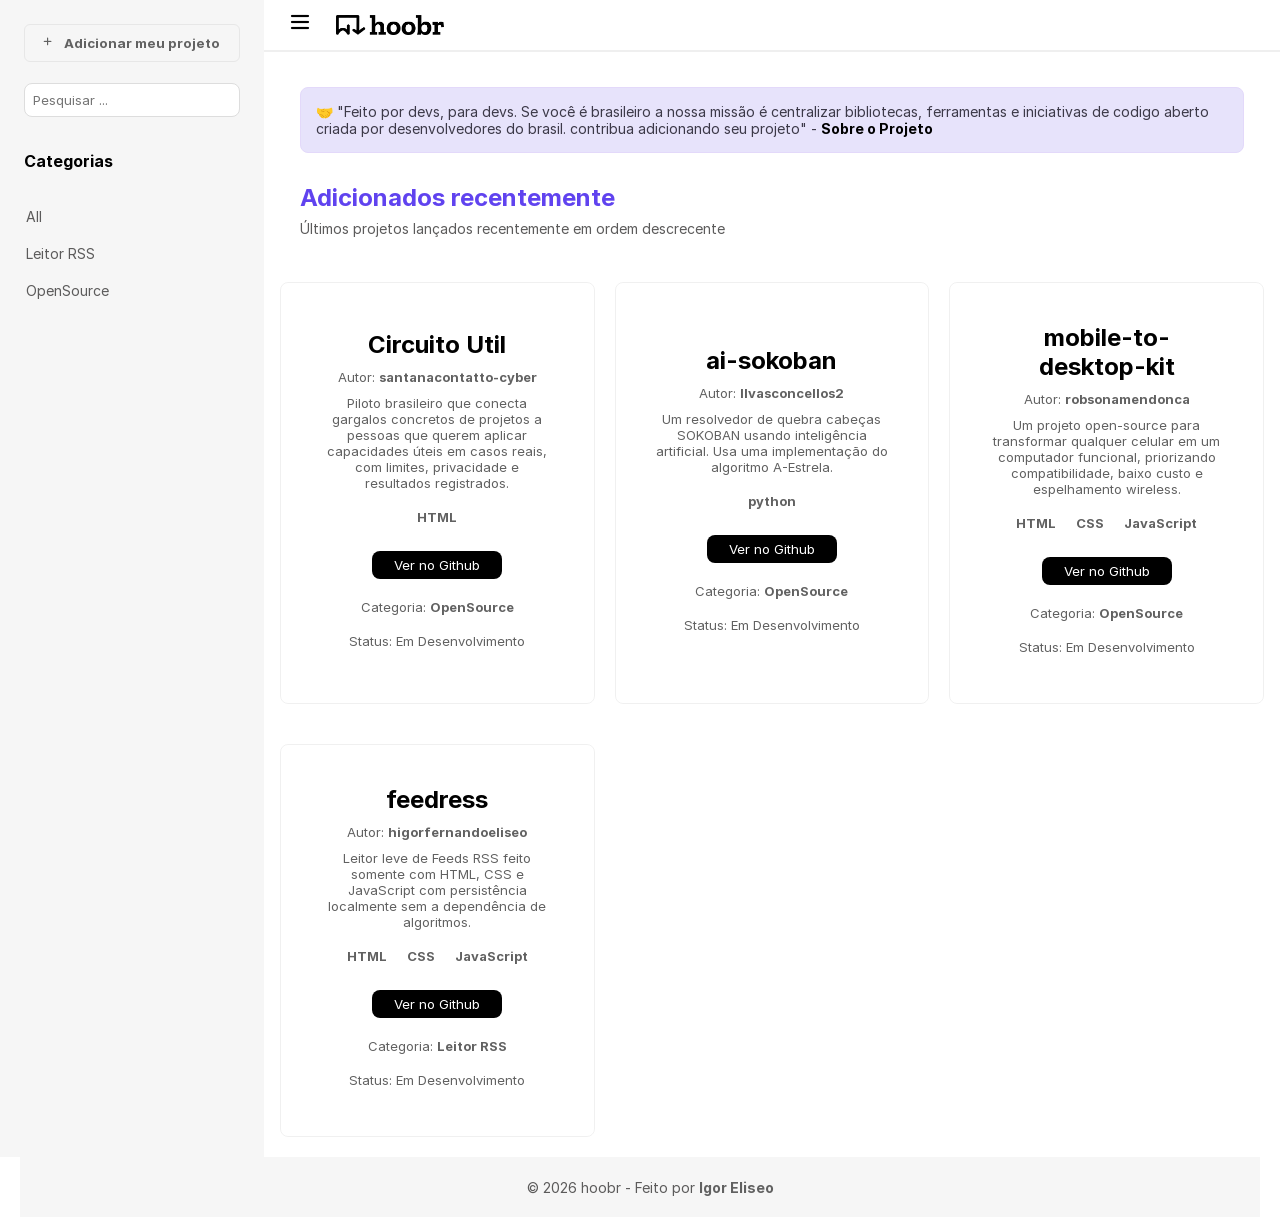
<file: index.html>
<!DOCTYPE html>
<html lang="pt-BR">
<head>
    <meta charset="UTF-8">
    <meta name="viewport" content="width=device-width, initial-scale=1.0">
    <title>Hoobr :: Modo Open-Source Brazuca!</title>
    <link rel="stylesheet" href="assets/css/styles.css">
    <link rel="stylesheet" href="assets/css/menu.min.css">
    <link rel="stylesheet" href="assets/css/lineicons-free-solid.css">
</head>
<body>
    <div class="wrapper">
        <aside id="sidebar">
            <div class="h-100">
                <ul>
                    <li class="sidebar-header">
                        <button id="btnContribute"><i class="lni lnis-plus"></i> Adicionar meu projeto</button>
                    </li>
                </ul>
                <div id="search-box">
                    <input type="text" name="termos" id="searchEngine" placeholder="Pesquisar ..." spellcheck="false">
                </div>
                <ul>
                    <li class="sidebar-header">
                        Categorias
                    </li>
                </ul>
                <hr class="hr-box">
                <ul class="sidebar-nav"></ul>
                <hr class="hr-box">
            </div>
        </aside>

        <div class="main">
            <nav class="dashboard-navbar">
                <button class="toggle-btn" type="button">
                    <i class="lni lnis-menu-hamburger-1"></i>
                </button>
                <div class="logo-navbar">
                    <a href="#">
                        <img src="assets/images/logo.png" alt="Logo do Hoobr" width="108px">
                    </a>
                </div>
            </nav>
            <main class="content">
                <div id="defaultDisplay">
                    <div class="bx-header-lastprojects">

                        <div id="aboutproject">
                            
                            <p>🤝 "Feito por devs, para devs. Se você é brasileiro a nossa missão é centralizar bibliotecas, ferramentas e iniciativas de codigo aberto criada por desenvolvedores do brasil. contribua adicionando seu projeto" - <a href="#" id="sobrenos">Sobre o Projeto</a></p>
                        </div>

                        <h2 id="titlePage" class="subtitle">Adicionados recentemente</h2>
                        <p id="info-message">Últimos projetos lançados recentemente em ordem descrecente</p>
                    </div>
                </div>
                <div id="filterDisplay">
                    <div class="bx-header-listsprojects">
                        <h2 id="titleListProjs" class="subtitle"></h2>
                        <p class="info-categories"></p>
                    </div>
                </div>
                <div class="projetos-grid"></div>
                <button id="loadMore">Carregar mais</button>
            </main>
        </div>

        <div id="modalAddProjeto">
            <div id="title-header">
                <h2>Adicionar meu projeto</h2>
                <button id="closemodalAddProject">
                    <i class="lni lnis-xmark"></i>
                </button>
            </div>
            <div id="body-modal">
                <span class="message">
                    
                    <p>Feito por devs, para devs. se você é brasileiro e quer divulgar seu projeto aqui contribua adicionando seu projeto.</p>

                    <p><strong>Você pode fazer o fork pelo GitHub ou pelo Git clone na linha de comando usando Prompt de comando ou Powershell.</strong></p>
                    
                    <p>O fluxo padrão para qualquer desenvolvedor que queira listar um projeto será:</p>

                    <p>1. O colaborador faz um fork do repositório hoobr.</p>
                    <p>2. Faça um clone do repositório 'git clone https://github.com/higorfernandoeliseo/hoobr.git'</p>
                    <p>3. Abra no seu editor favorito o arquivo 'projects.json' no diretório 'assets/db'.</p>
                    <p>4. Adicione seu projeto criando um novo objeto ao array dentro do arquivo "projects.json"</p>
                    <p>5. Adicione os arquivos com 'git add .' e comite as alterações com 'git commit -m "Descreva o que alterou em poucas palavras" '.</p>
                    <p>6. Dê um 'git push origin master'</p>
                    <p>7. Acesse o repositório no GitHub. Clique no botão "Compare & pull request" que aparecerá.</p>
                    <p>8. preencha o título e a descrição sobre o projeto a ser adicionado, e clique em "Create pull request".</p>
                </span>
                <p class="aviso">Aguarde a adição ser aprovada e o projeto será adicionado na plataforma.</p>
            </div>
        </div>

        <div id="modalSobreNos">
            <div id="title-header">
                <h2>Sobre o Projeto hoobr</h2>
                <button id="closemodalSobreNos">
                    <i class="lni lnis-xmark"></i>
                </button>
            </div>
            <div id="body-modal">
                <span class="message">
                    <h2>Repositório Comunitário de Software Livre Brasileiro</h2>

                    <p>Essa plataforma funciona como um diretório estático e dinâmico.</p>
                    <p>Nossa missão é centralizar bibliotecas, ferramentas e iniciativas de codigo aberto criada por desenvolvedores do brasil.</p>

                    <p>O Back-end deste projeto é o proprio arquivo 'projects.json'.</p>

                    <p>Qualquer desenvolvedor pode incluir seu projeto na plataforma através do Pull Request. Mais informações clique no botão 'Adicionar meu projeto' no menu lateral.</p>

                    <p>Principal Mantenedor: <a href="https://github.com/higorfernandoeliseo">Igor Eliseo</a></p>
                </span>
            </div>
        </div>

        <div id="overlay"></div>

        
    </div>
    <footer id="footer"></footer>
    <script type="module" src="assets/js/main.js"></script>
</body>
</html>
</file>
<file: assets/css/styles.css>
* {
    margin: 0;
    padding: 0;
    box-sizing: border-box;
    font-family: 'inter', Arial, Helvetica, sans-serif;
}

@font-face {
    font-family: 'inter';
    src: url('fonts/Inter-Regular.woff2');
    font-weight: normal;
}
@font-face {
    font-family: 'inter';
    src: url('fonts/Inter-Bold.woff2');
    font-weight: 700;
}
@font-face {
    font-family: 'inter';
    src: url('fonts/Inter-Medium.woff2');
    font-weight: 500;
}

:root {
    --background-sidebar: #f6f6f6;
    --background-color: #fff;
}

html {
    scroll-behavior: smooth;
}

div.wrapper {
    display: flex;
}

.dashboard-navbar {
    display: flex;
    flex-wrap: nowrap;
    padding: 0.625rem 1.5rem;
    border-bottom: 2px solid #efefef;
    background-color: #fff;
}

.toggle-btn {
    background-color: transparent;
    cursor: pointer;
    border: 0;
    margin-right: 1.5rem;
}

.toggle-btn i {
    font-size: 1.5rem;
    font-weight: 900;
}

.dashboard-navbar .logo-navbar {
    margin-top: 5px;
}

.main {
    display: flex;
    flex-direction: column;
    min-height: 100vh;
    width: 100%;
    overflow: hidden;
}

main.content {
    flex: 1;
    padding: 0px 1rem;
    background-color: #fff;
    margin-bottom: 20px;
}


div#defaultDisplay,
div#filterDisplay {
    margin: 20px 0;
}

div#defaultDisplay h2.subtitle {
    color: #6043ef;
}

div#defaultDisplay div.bx-header-lastprojects {
    margin-top: 15px;
    padding: 5px 20px;
}

div#defaultDisplay div.bx-header-lastprojects div#aboutproject {
    margin: 10px 0px 30px 0px;
    padding: 15px;
    background-color: #e7e3fb;
    border: 1px solid #e3d9fa;
    border-radius: 8px;
    font-size: 14px;
}

div#defaultDisplay div.bx-header-lastprojects div#aboutproject a {
    text-decoration: none;
    color: #000;
    font-weight: bold;
}

div#defaultDisplay div.bx-header-lastprojects div#aboutproject p {
    color: #3c3948;
}

div#defaultDisplay div.bx-header-lastprojects p#info-message {
    font-size: 14px;
    margin-top: 8px;
    color: #5c5b5b;
}

div#filterDisplay h2.subtitle {
    color: #6043ef;
}

div#filterDisplay div.bx-header-listsprojects {
    margin-top: 15px;
    padding: 5px 20px;
}

div#filterDisplay div.bx-header-listsprojects p.info-categories {
    font-size: 14px;
    margin-top: 8px;
    color: #5c5b5b;
}

div.projetos-grid {
    display: grid;
    grid-template-columns: repeat(auto-fit, minmax(280px, 1fr));
    gap: 20px;
    min-width: 300px;
    width: 100%;
}

article.card-project {
    display: flex;
    flex-direction: column;
    flex-wrap: wrap;
    padding: 40px;
    border: 1px solid rgba(0, 0, 0, 0.06);
    border-radius: 8px;
    text-align: center;
    cursor: pointer;
    transition: all ease .3s;
    margin-top: 20px;
    justify-content: center;
    align-items: center;
}

article.card-project:hover {
    transform: translateY(-8px);
    background-color: #f3f4f8;
}

article.card-project h2 {
    margin-bottom: 10px;
}

article.card-project p {
    font-size: 13px;
    margin-bottom: 8px;
    color: #616161;
}

article.card-project p.author {
    margin-bottom: 10px;
    font-weight: normal;
}

article.card-project p.author span {
    font-weight: bold;
}

article.card-project p.languages {
    margin-top: 10px;
}

article.card-project p.languages span {
    font-weight: bold;
    margin: 0px 10px;
}

article.card-project button#openGithub {
    display: flex;
    justify-content: center;
    align-items: center;
    width: 130px;
    padding: 6px 10px;
    margin-top: 10px;
    background-color: #000;
    font-family: 'inter';
    color: #fff;
    border: none;
    cursor: pointer;
    border-radius: 8px;
    transition: all 0.13s;
}

article.card-project button#openGithub:hover {
    background-color: #6043ef;
    border-color: #401eeb;
}

article.card-project p.cat {
    margin-top: 20px;
    font-weight: normal;
    margin-bottom: 18px;
}

article.card-project p.cat span {
    font-weight: bold;
}

button#loadMore {
    display: flex;
    width: 100%;
    padding: 10px;
    cursor: pointer;
    margin-top: 20px;
    background-color: #fff;
    border: none;
    border-radius: 8px;
    font-weight: bold;


}

div#modalAddProjeto {
    background-color: #fff;
    position: absolute;
    left: 50%;
    top: 50%;
    transform: translate(-50%, -50%);
    width: 500px;
    z-index: 20;
    padding: 15px;
    box-shadow: 0 10px 25px rgba(0, 0, 0, 0.1);
    border-radius: 10px;
    display: none;
}

div#modalAddProjeto div#title-header {
    display: flex;
    justify-content: space-between;
    margin-bottom: 20px;
}

div#modalAddProjeto div#title-header h2 {
    font-weight: 600;
    font-size: 19px;
}

div#modalAddProjeto div#title-header button {
    border: none;
    color: #cecece;
    font-weight: bold;
    font-size: 17px;
    cursor: pointer;
    background: transparent;
}

div#modalAddProjeto div#title-header button:hover {
    color: #000;
}

div#modalAddProjeto div#body-modal span.message p {
    display: flex;
    flex-direction: column;
    font-size: 14px;
    color: #5c5b5b;
    margin-bottom: 20px;
    font-size: 14px;
}

div#modalAddProjeto div#body-modal span.message strong {
    margin-bottom: 10px;
}

p.aviso {
    padding: 10px;
    font-size: 14px;
    background-color: #e7e3fb;
    border: 1px solid #cebfef;
    color: #3c3948;
    border-radius: 8px;
    font-weight: bold;
}


div#modalSobreNos {
    background-color: #fff;
    position: absolute;
    left: 50%;
    top: 50%;
    transform: translate(-50%, -50%);
    width: 500px;
    z-index: 20;
    padding: 15px;
    box-shadow: 0 10px 25px rgba(0, 0, 0, 0.1);
    border-radius: 10px;
    display: none;
}

div#modalSobreNos div#title-header {
    display: flex;
    justify-content: space-between;
    margin-bottom: 20px;
}

div#modalSobreNos div#title-header h2 {
    font-weight: 600;
    font-size: 14px;
}

div#modalSobreNos div#title-header button {
    border: none;
    color: #cecece;
    font-weight: bold;
    font-size: 17px;
    cursor: pointer;
    background: transparent;
}

div#modalSobreNos div#title-header button:hover {
    color: #000;
}

div#modalSobreNos div#body-modal span.message h2 {
    font-size: 18px;
    margin-bottom: 20px;
}

div#modalSobreNos div#body-modal span.message p {
    flex-direction: column;
    font-size: 14px;
    color: #5c5b5b;
    margin-bottom: 20px;
    font-size: 14px;
}

div#modalSobreNos div#body-modal span.message p a {
    color: #6043ef;
    text-decoration: none;
    font-weight: bold;
}

div#modalSobreNos div#body-modal span.message p a:hover {
    text-decoration: underline;
}

div#modalSobreNos div#body-modal span.message blockquote {
    font-weight: bold;
    font-size: 14px;
    margin-bottom: 5px;
}

div#overlay {
    position: fixed;
    display: none;
    top: 0;
    left: 0;
    width: 100%;
    height: 100vh;
    background-color: rgba(0, 0, 0, 0.7);
    z-index: 2;
}

footer {
    display: flex;
    justify-content: center;
    align-items: center;
    margin: 0px 20px;
    padding: 10px;
    background-color: var(--background-sidebar);
    height: 60px;
}

footer p {
    font-size: 14px;
    color: #5c5b5b;
    margin-left: 20px;
}

footer a {
    color: #616161;
    text-decoration: none;
    font-size: 14px;
}

footer a:hover {
    color: #000;
}

footer p a {
    color: #616161;
    text-decoration: none;
    font-weight: 600;
}
</file>
<file: assets/css/menu.min.css>
aside#sidebar {
    max-width: 16.5rem;
    min-width: 16.5rem;
    background-color: var(--background-sidebar);
}

div.h-100 {
    height: 100% !important;
}

div.sidebar-logo {
    padding: 23px 0 0 30px;
}

div#search-box {
    padding: 10px 1.5rem;
}

div#search-box input[type="text"] {
    font-family: 'inter';
    display: flex;
    width: 100%;
    padding: 8px;
    border: 1px solid #ddd;
    border-radius: 8px;
    outline: none;
}

div#search-box input[type="text"]:focus {
    border-color: #2c75ff;
}

button#btnContribute {
    font-family: 'inter';
    font-weight: bold;
    display: flex;
    width: 100%;
    padding: 0.625rem 0.625rem;
    margin-bottom: 5px;
    background-color: #f6f6f6;
    border: 1px solid #e7e7e7;
    cursor: pointer;
    color: #616161;
    border-radius: 6px;
    transition: all 0.13s;
}

button#btnContribute i {
    margin-left: 6px;
    margin-right: 10px;
}

button#btnContribute:hover {
    color: #fff;
    background-color: #6043ef;
    border-color: #401eeb;
}

.sidebar-header {
    font-size: 16px;
    font-weight: 700;
    padding: 1.5rem 1.5rem .375rem;
}

li.sidebar-item a.sidebar-link {
    padding: 10px 26px;
    color: #5c5b5b;
    position: relative;
    display: block;
    font-size: 14px;
    text-decoration: none;
    font-weight: 100;
    cursor: pointer;
}

li.sidebar-item a.sidebar-link:hover {
    background-color: #f0efef;
}

li.sidebar-item a.sidebar-link.active {
    background-color: #e2e2e2;
    color: #0e0d0d;
    font-weight: bold;
}

hr.hr-box {
    border: none;
    border-bottom: 1px solid #f6f6f6;
    margin: 10px 0;
}

#sidebar.collapsed {
    margin-left: -264px;
}
</file>
